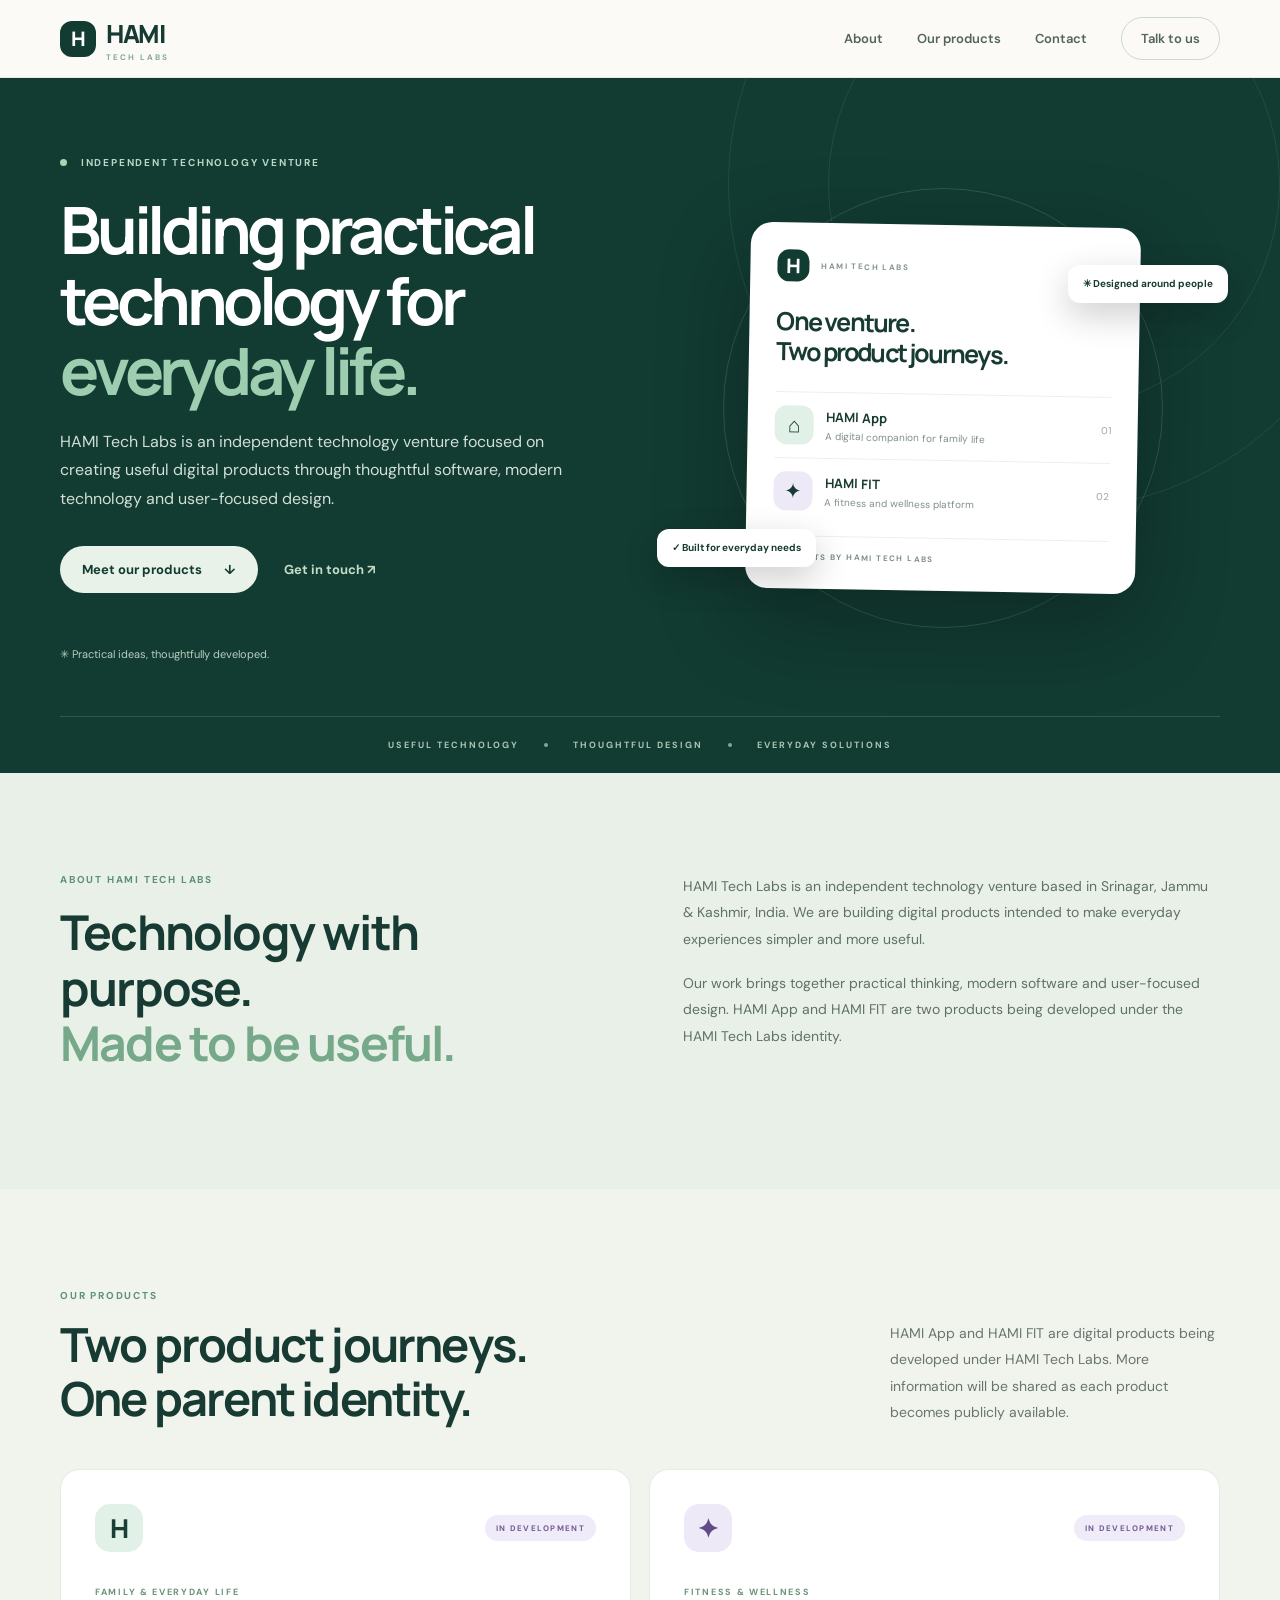
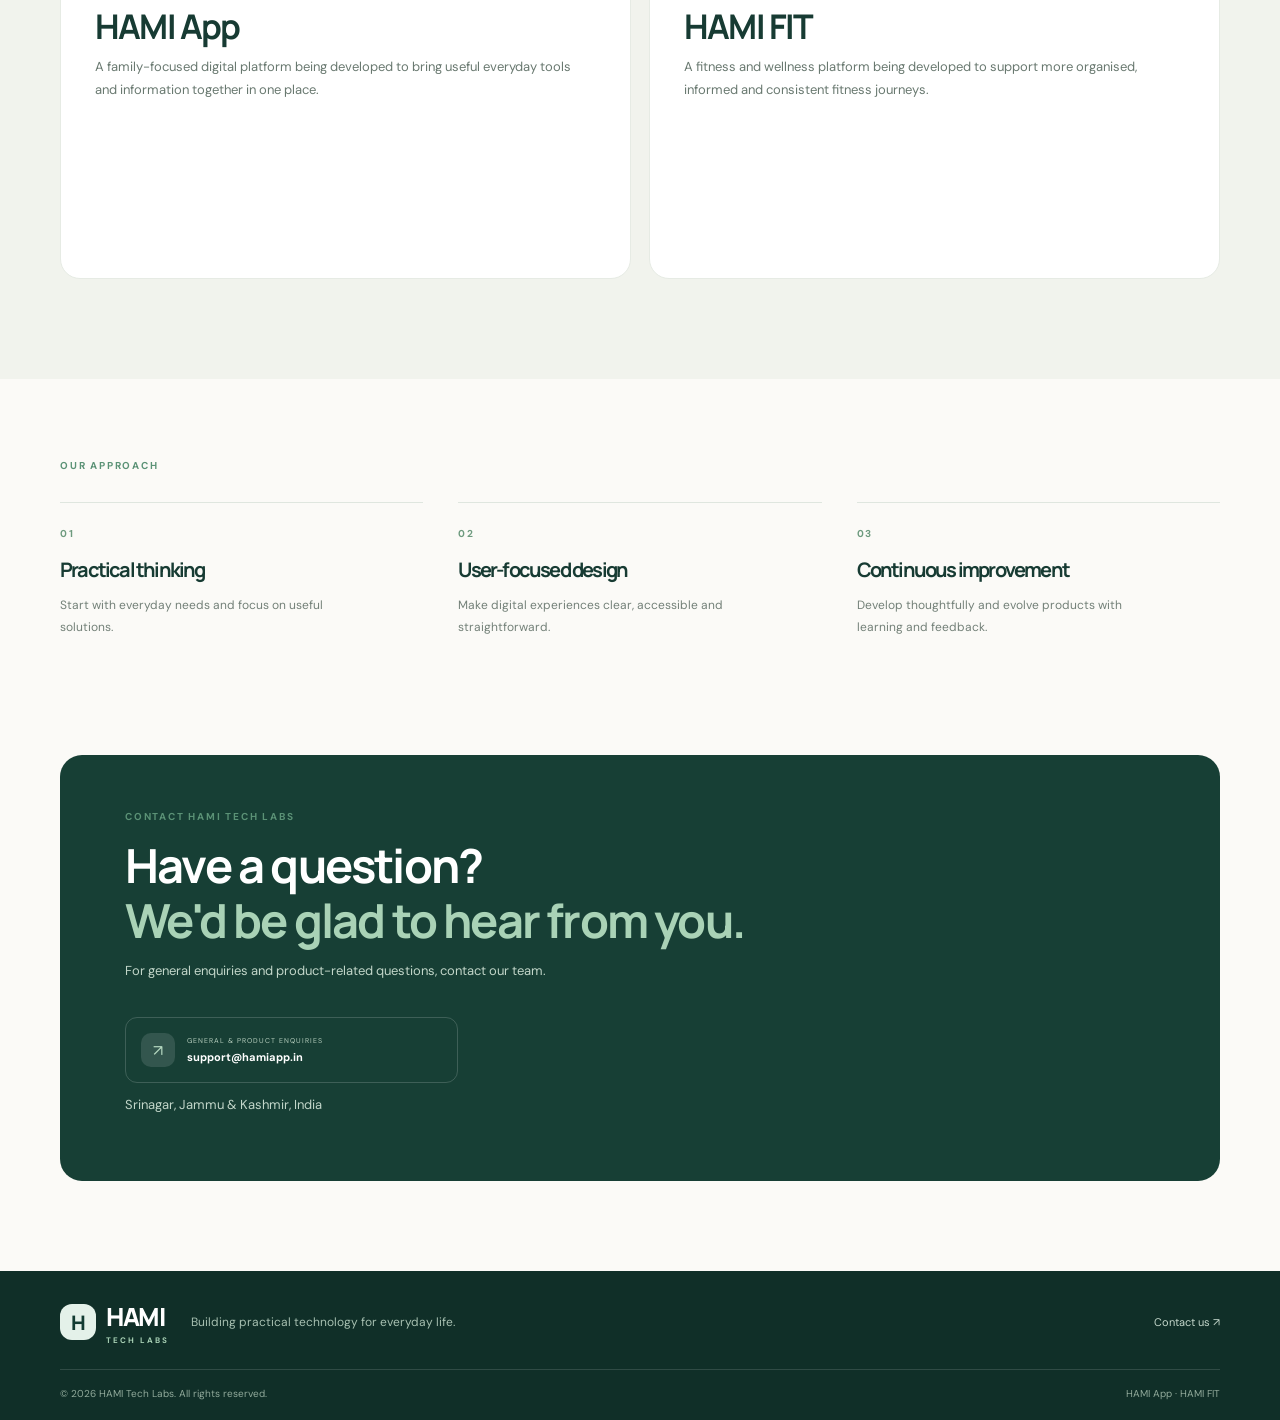
<file: index.html>
<!doctype html>
<html lang="en">
<head>
  <meta charset="utf-8">
  <meta name="viewport" content="width=device-width, initial-scale=1">
  <meta name="theme-color" content="#123b32">
  <meta name="description" content="HAMI Tech Labs is an independent technology venture building practical digital products, including HAMI App and HAMI FIT.">
  <meta property="og:title" content="HAMI Tech Labs — Building practical technology">
  <meta property="og:description" content="Meet HAMI App and HAMI FIT, digital products by HAMI Tech Labs.">
  <meta property="og:type" content="website">
  <meta property="og:url" content="https://hamiapp.in/">
  <title>HAMI Tech Labs — Building practical technology</title>
  <link rel="icon" href="assets/favicon.svg" type="image/svg+xml">
  <link rel="preconnect" href="https://fonts.googleapis.com">
  <link rel="preconnect" href="https://fonts.gstatic.com" crossorigin>
  <link href="https://fonts.googleapis.com/css2?family=DM+Sans:wght@400;500;600;700&family=Manrope:wght@500;600;700;800&display=swap" rel="stylesheet">
  <link rel="stylesheet" href="styles.css">
</head>
<body>
<header class="site-header">
  <nav class="nav wrap" aria-label="Main navigation">
    <a class="brand" href="/" aria-label="HAMI Tech Labs home"><span class="brand-mark">H</span><span>HAMI <small>TECH LABS</small></span></a>
    <button class="menu-toggle" aria-label="Toggle navigation" aria-expanded="false">☰</button>
    <div class="nav-links"><a href="#about">About</a><a href="#products">Our products</a><a href="#contact">Contact</a><a class="nav-cta" href="mailto:support@hamiapp.in">Talk to us</a></div>
  </nav>
</header>
<main>
  <section class="corporate-hero">
    <div class="hero-glow"></div>
    <div class="wrap corporate-hero-grid">
      <div class="hero-copy">
        <div class="eyebrow"><span class="eyebrow-dot"></span> INDEPENDENT TECHNOLOGY VENTURE</div>
        <h1>Building practical technology for <em>everyday life.</em></h1>
        <p class="hero-lede">HAMI Tech Labs is an independent technology venture focused on creating useful digital products through thoughtful software, modern technology and user-focused design.</p>
        <div class="hero-actions"><a class="button button-light" href="#products">Meet our products <span>↓</span></a><a class="text-link" href="mailto:support@hamiapp.in">Get in touch <span>↗</span></a></div>
        <div class="hero-note"><span class="note-icon">✳</span> Practical ideas, thoughtfully developed.</div>
      </div>
      <div class="corporate-art" aria-label="HAMI Tech Labs and its two products">
        <div class="orbit orbit-one"></div><div class="orbit orbit-two"></div>
        <div class="ecosystem-card">
          <div class="ecosystem-top"><span class="brand-mark">H</span><span class="app-kicker">HAMI TECH LABS</span></div>
          <h2>One venture.<br>Two product journeys.</h2>
          <div class="ecosystem-product"><span class="eco-icon eco-home">⌂</span><span><b>HAMI App</b><small>A digital companion for family life</small></span><i>01</i></div>
          <div class="ecosystem-product"><span class="eco-icon eco-fit">✦</span><span><b>HAMI FIT</b><small>A fitness and wellness platform</small></span><i>02</i></div>
          <div class="ecosystem-foot">PRODUCTS BY HAMI TECH LABS</div>
        </div>
        <div class="floating-tag tag-doc"><span>✳</span> Designed around people</div>
        <div class="floating-tag tag-check"><span>✓</span> Built for everyday needs</div>
      </div>
    </div>
    <div class="hero-bottom wrap"><span>USEFUL TECHNOLOGY</span><i></i><span>THOUGHTFUL DESIGN</span><i></i><span>EVERYDAY SOLUTIONS</span></div>
  </section>

  <section class="section about-section" id="about">
    <div class="wrap about-grid">
      <div><div class="section-label">ABOUT HAMI TECH LABS</div><h2>Technology with purpose.<br><em>Made to be useful.</em></h2></div>
      <div class="about-copy"><p>HAMI Tech Labs is an independent technology venture based in Srinagar, Jammu & Kashmir, India. We are building digital products intended to make everyday experiences simpler and more useful.</p><p>Our work brings together practical thinking, modern software and user-focused design. HAMI App and HAMI FIT are two products being developed under the HAMI Tech Labs identity.</p></div>
    </div>
  </section>

  <section class="section products-section" id="products">
    <div class="wrap">
      <div class="section-heading"><div><div class="section-label">OUR PRODUCTS</div><h2>Two product journeys.<br>One parent identity.</h2></div><p>HAMI App and HAMI FIT are digital products being developed under HAMI Tech Labs. More information will be shared as each product becomes publicly available.</p></div>
      <div class="product-grid">
        <article class="product-card product-hami">
          <div class="product-card-top"><span class="product-symbol">H</span><span class="product-status status-build">IN DEVELOPMENT</span></div>
          <div class="product-kicker">FAMILY & EVERYDAY LIFE</div>
          <h3>HAMI App</h3>
          <p>A family-focused digital platform being developed to bring useful everyday tools and information together in one place.</p>
        </article>
        <article class="product-card product-fit">
          <div class="product-card-top"><span class="product-symbol fit-symbol">✦</span><span class="product-status status-build">IN DEVELOPMENT</span></div>
          <div class="product-kicker">FITNESS & WELLNESS</div>
          <h3>HAMI FIT</h3>
          <p>A fitness and wellness platform being developed to support more organised, informed and consistent fitness journeys.</p>
        </article>
      </div>
    </div>
  </section>

  <section class="section principles-section">
    <div class="wrap"><div class="section-label">OUR APPROACH</div><div class="principle-grid">
      <article><span>01</span><h3>Practical thinking</h3><p>Start with everyday needs and focus on useful solutions.</p></article>
      <article><span>02</span><h3>User-focused design</h3><p>Make digital experiences clear, accessible and straightforward.</p></article>
      <article><span>03</span><h3>Continuous improvement</h3><p>Develop thoughtfully and evolve products with learning and feedback.</p></article>
    </div></div>
  </section>

  <section class="section contact section-contact" id="contact">
    <div class="wrap"><div class="contact-panel">
      <div class="section-label">CONTACT HAMI TECH LABS</div><h2>Have a question?<br><em>We'd be glad to hear from you.</em></h2><p>For general enquiries and product-related questions, contact our team.</p>
      <div class="contact-links">
        <a href="mailto:support@hamiapp.in"><span class="contact-symbol">↗</span><span><small>GENERAL & PRODUCT ENQUIRIES</small><b>support@hamiapp.in</b></span></a>
      </div>
      <p class="about-copy">Srinagar, Jammu & Kashmir, India</p>
    </div></div>
  </section>
</main>
<footer class="footer">
  <div class="wrap footer-top"><a class="brand brand-footer" href="/"><span class="brand-mark">H</span><span>HAMI <small>TECH LABS</small></span></a><p>Building practical technology for everyday life.</p><a href="mailto:support@hamiapp.in">Contact us ↗</a></div>
  <div class="wrap footer-bottom"><span>© <span id="year"></span> HAMI Tech Labs. All rights reserved.</span><span>HAMI App · HAMI FIT</span></div>
</footer>
<script src="script.js"></script>
</body></html>
</file>
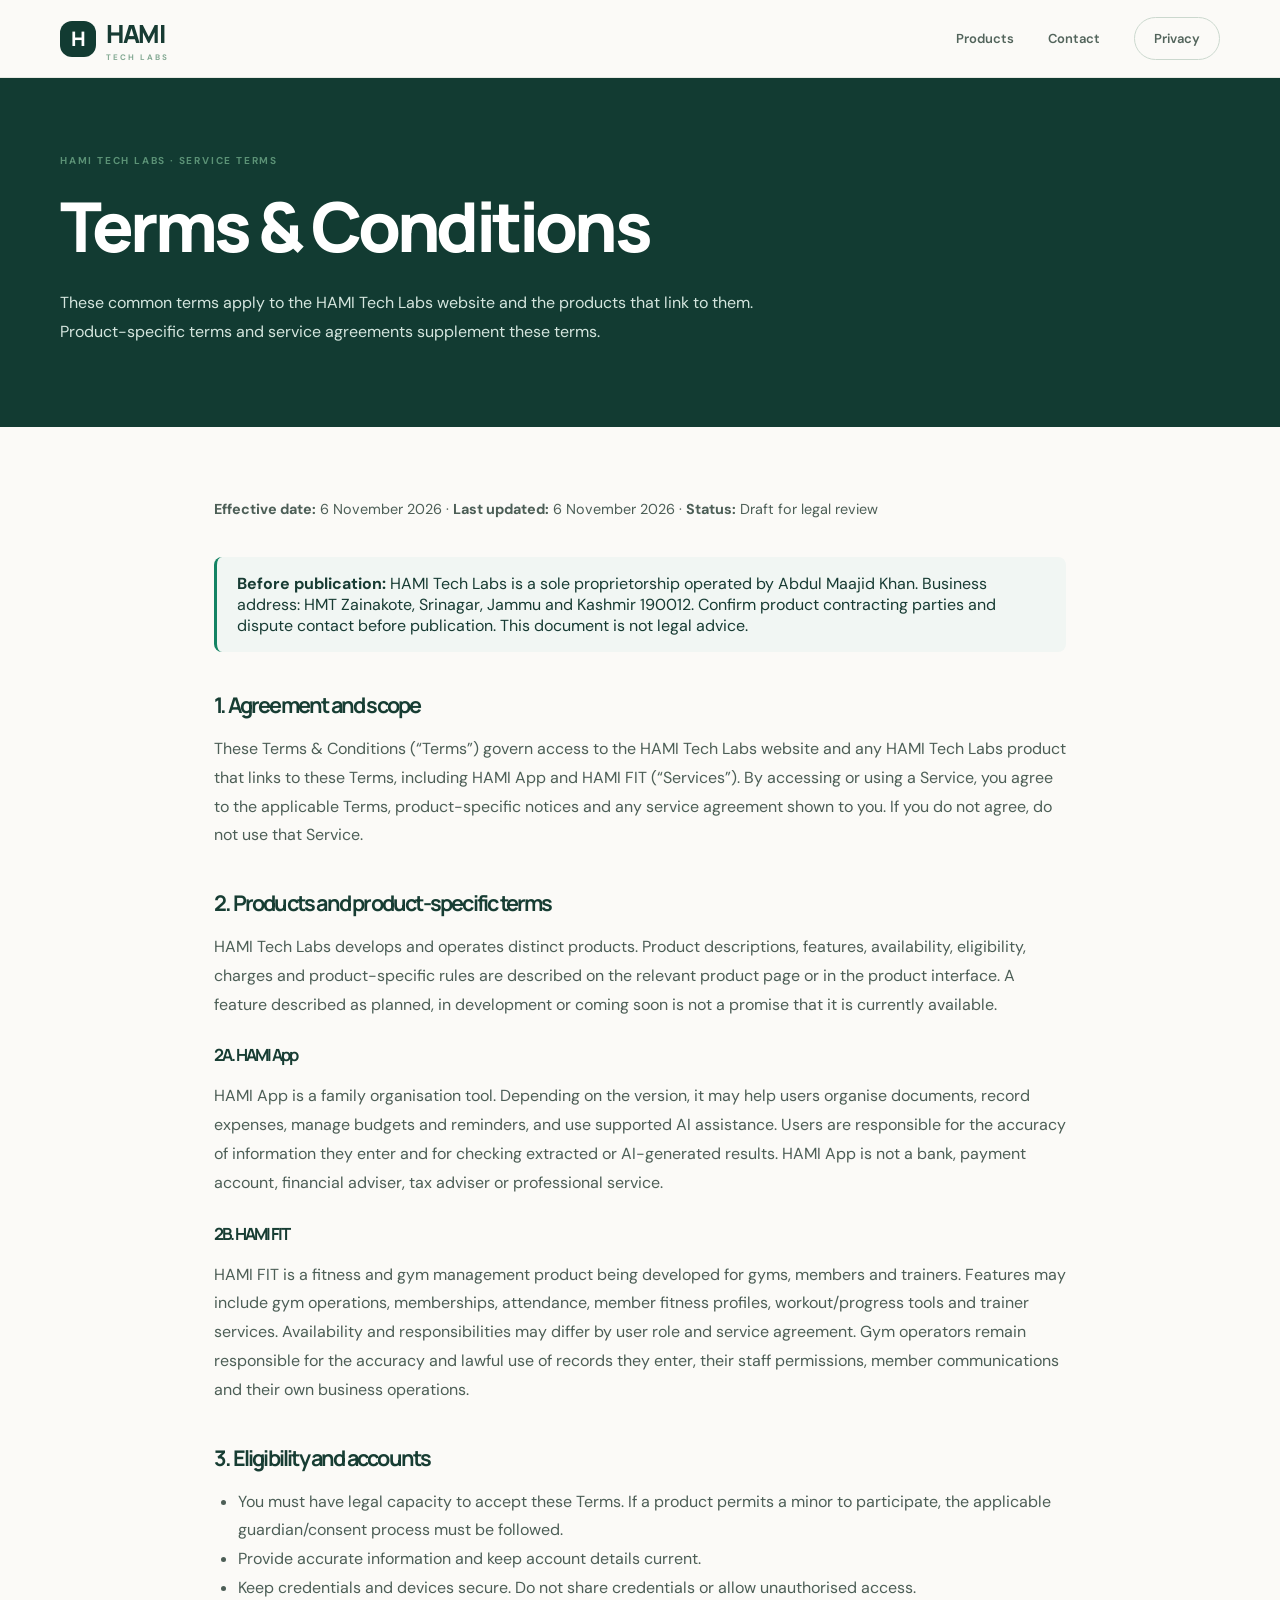
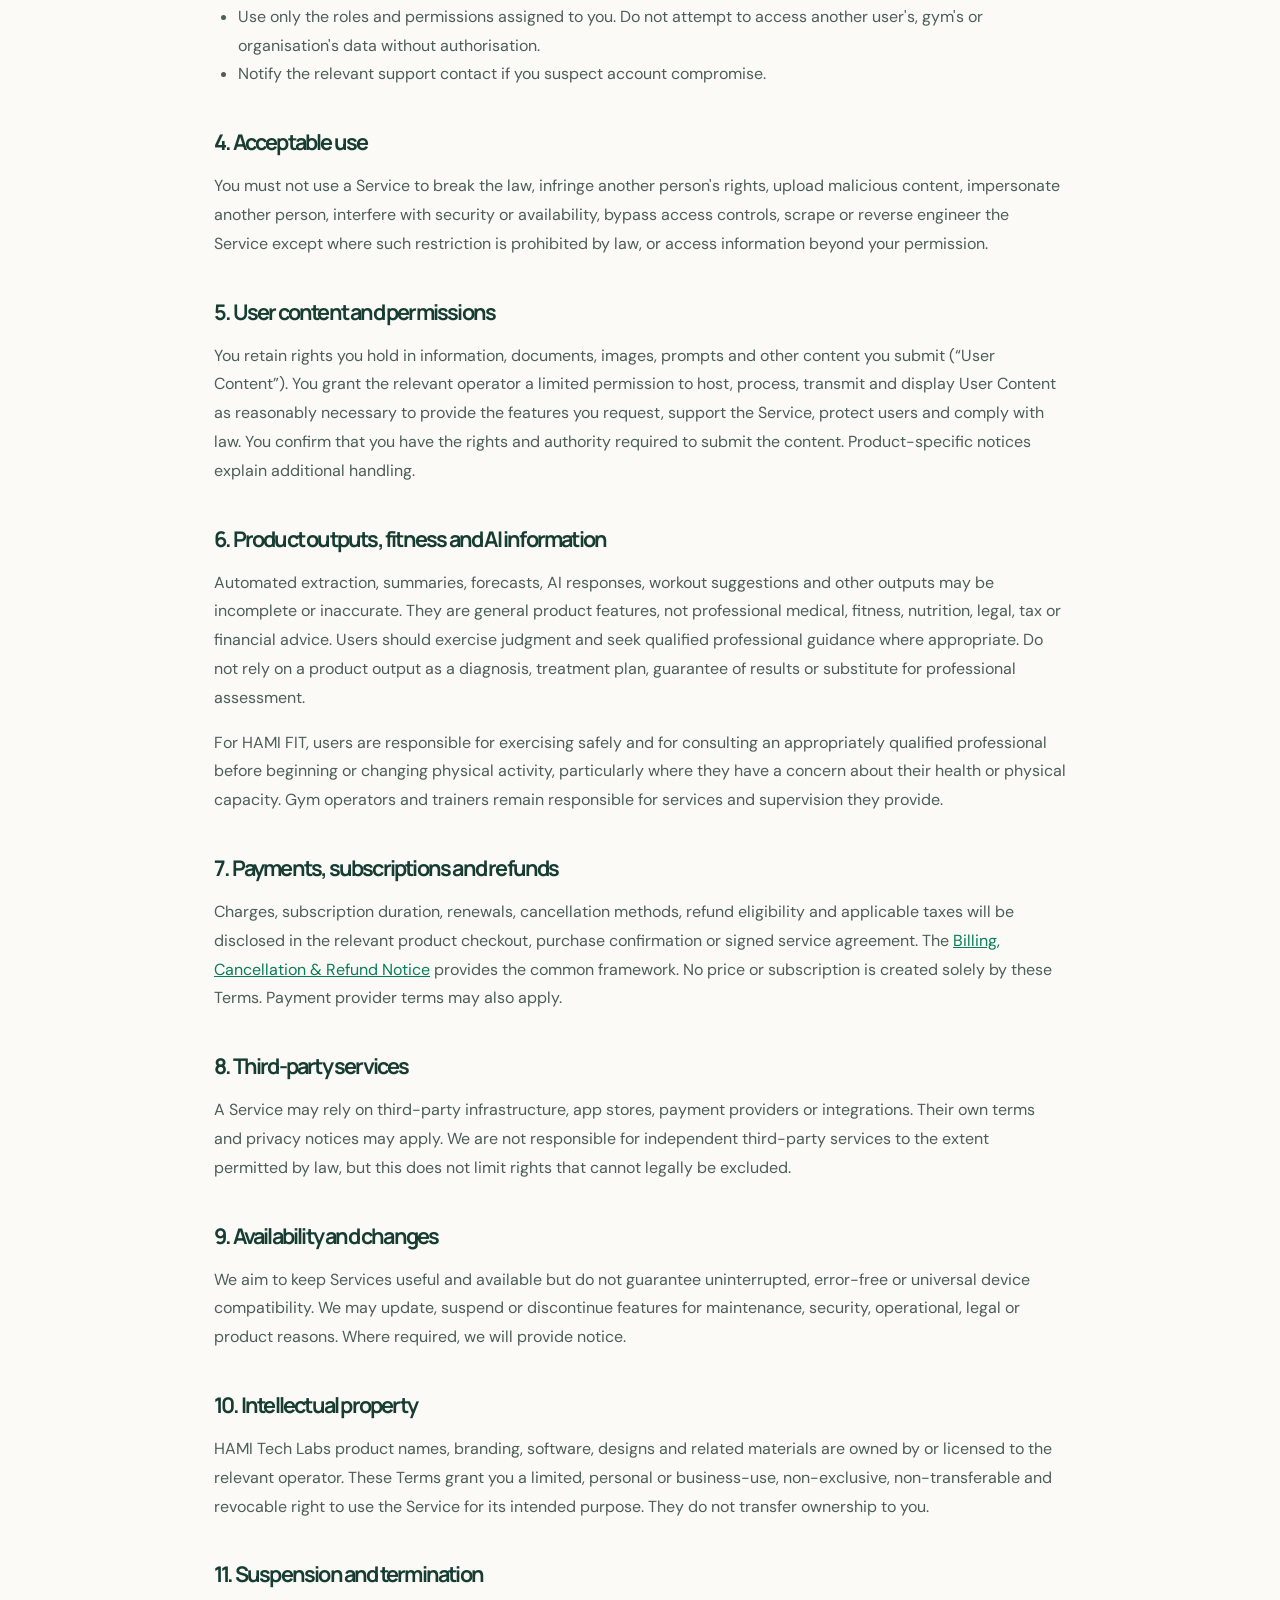
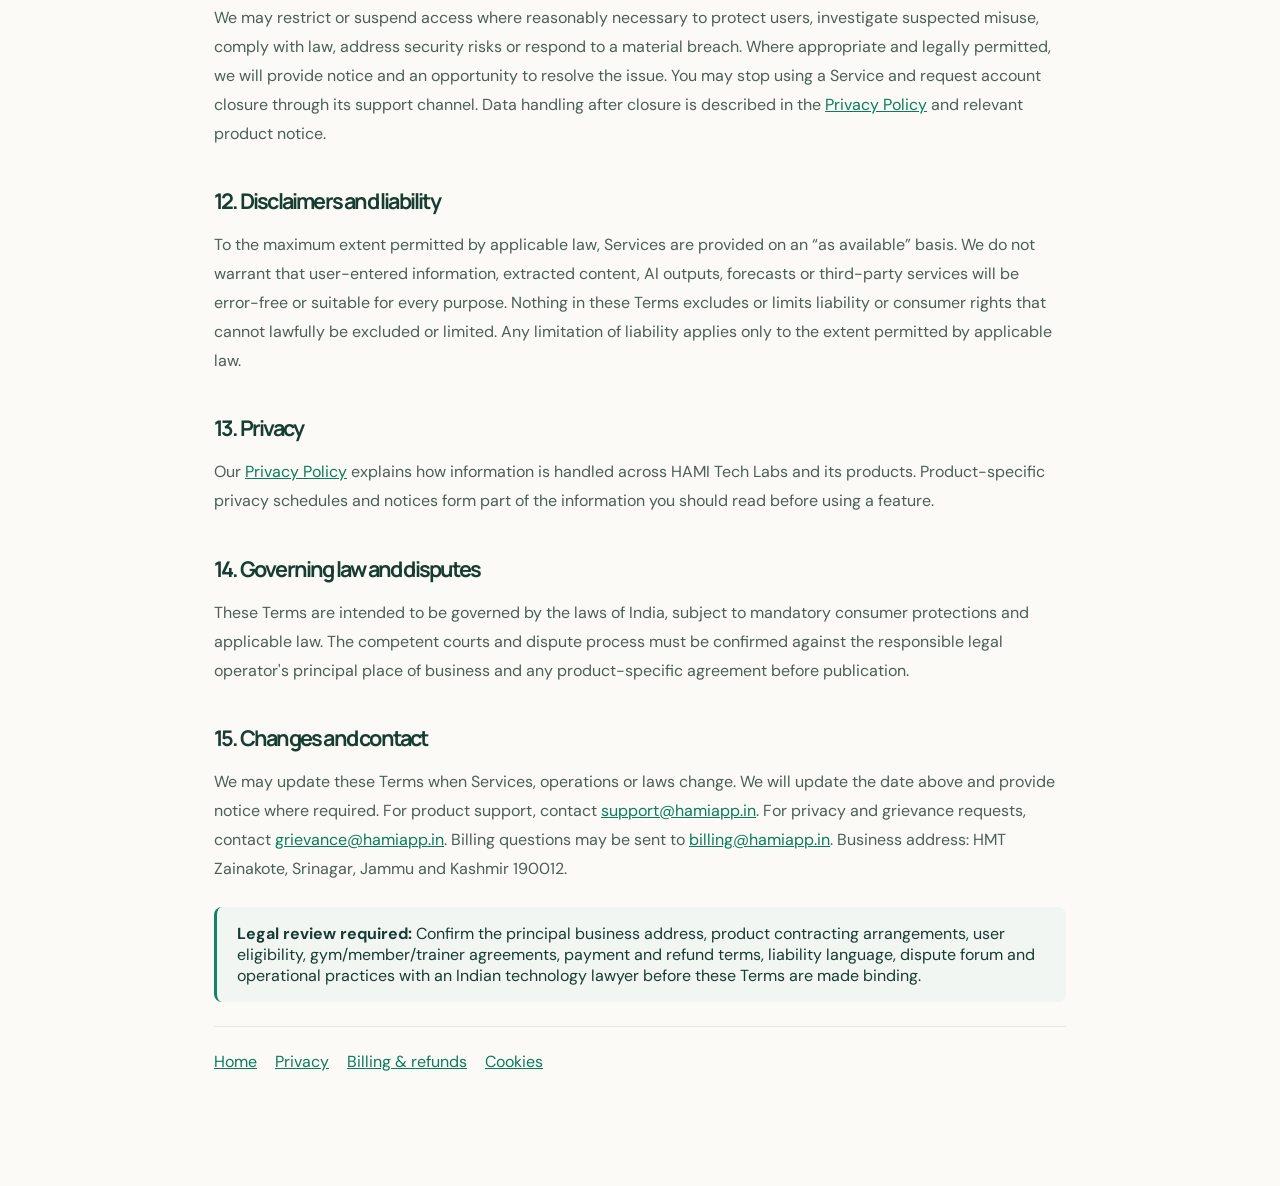
<file: terms.html>
<!doctype html>
<html lang="en"><head><meta charset="utf-8"><meta name="viewport" content="width=device-width, initial-scale=1"><meta name="theme-color" content="#123b32"><meta name="description" content="Terms of use for HAMI Tech Labs and its products, HAMI App and HAMI FIT."><title>Terms & Conditions | HAMI Tech Labs</title><link rel="icon" href="assets/favicon.svg" type="image/svg+xml"><link rel="preconnect" href="https://fonts.googleapis.com"><link rel="preconnect" href="https://fonts.gstatic.com" crossorigin><link href="https://fonts.googleapis.com/css2?family=DM+Sans:wght@400;500;600;700&family=Manrope:wght@500;600;700;800&display=swap" rel="stylesheet"><link rel="stylesheet" href="styles.css"></head>
<body><header class="site-header"><nav class="nav wrap" aria-label="Main navigation"><a class="brand" href="/"><span class="brand-mark">H</span><span>HAMI <small>TECH LABS</small></span></a><button class="menu-toggle" aria-label="Toggle navigation" aria-expanded="false">☰</button><div class="nav-links"><a href="/#products">Products</a><a href="/#contact">Contact</a><a class="nav-cta" href="/privacy.html">Privacy</a></div></nav></header>
<main><section class="legal-hero"><div class="wrap"><div class="section-label">HAMI TECH LABS · SERVICE TERMS</div><h1>Terms & Conditions</h1><p>These common terms apply to the HAMI Tech Labs website and the products that link to them. Product-specific terms and service agreements supplement these terms.</p></div></section>
<article class="legal-wrap legal-content"><p class="legal-meta"><strong>Effective date:</strong> 6 November 2026 · <strong>Last updated:</strong> 6 November 2026 · <strong>Status:</strong> Draft for legal review</p>
<div class="legal-notice"><strong>Before publication:</strong> HAMI Tech Labs is a sole proprietorship operated by Abdul Maajid Khan. Business address: HMT Zainakote, Srinagar, Jammu and Kashmir 190012. Confirm product contracting parties and dispute contact before publication. This document is not legal advice.</div>
<h2>1. Agreement and scope</h2><p>These Terms & Conditions (“Terms”) govern access to the HAMI Tech Labs website and any HAMI Tech Labs product that links to these Terms, including HAMI App and HAMI FIT (“Services”). By accessing or using a Service, you agree to the applicable Terms, product-specific notices and any service agreement shown to you. If you do not agree, do not use that Service.</p>
<h2>2. Products and product-specific terms</h2><p>HAMI Tech Labs develops and operates distinct products. Product descriptions, features, availability, eligibility, charges and product-specific rules are described on the relevant product page or in the product interface. A feature described as planned, in development or coming soon is not a promise that it is currently available.</p>
<h3 id="hami-app">2A. HAMI App</h3><p>HAMI App is a family organisation tool. Depending on the version, it may help users organise documents, record expenses, manage budgets and reminders, and use supported AI assistance. Users are responsible for the accuracy of information they enter and for checking extracted or AI-generated results. HAMI App is not a bank, payment account, financial adviser, tax adviser or professional service.</p>
<h3 id="hami-fit">2B. HAMI FIT</h3><p>HAMI FIT is a fitness and gym management product being developed for gyms, members and trainers. Features may include gym operations, memberships, attendance, member fitness profiles, workout/progress tools and trainer services. Availability and responsibilities may differ by user role and service agreement. Gym operators remain responsible for the accuracy and lawful use of records they enter, their staff permissions, member communications and their own business operations.</p>
<h2>3. Eligibility and accounts</h2><ul><li>You must have legal capacity to accept these Terms. If a product permits a minor to participate, the applicable guardian/consent process must be followed.</li><li>Provide accurate information and keep account details current.</li><li>Keep credentials and devices secure. Do not share credentials or allow unauthorised access.</li><li>Use only the roles and permissions assigned to you. Do not attempt to access another user's, gym's or organisation's data without authorisation.</li><li>Notify the relevant support contact if you suspect account compromise.</li></ul>
<h2>4. Acceptable use</h2><p>You must not use a Service to break the law, infringe another person's rights, upload malicious content, impersonate another person, interfere with security or availability, bypass access controls, scrape or reverse engineer the Service except where such restriction is prohibited by law, or access information beyond your permission.</p>
<h2>5. User content and permissions</h2><p>You retain rights you hold in information, documents, images, prompts and other content you submit (“User Content”). You grant the relevant operator a limited permission to host, process, transmit and display User Content as reasonably necessary to provide the features you request, support the Service, protect users and comply with law. You confirm that you have the rights and authority required to submit the content. Product-specific notices explain additional handling.</p>
<h2>6. Product outputs, fitness and AI information</h2><p>Automated extraction, summaries, forecasts, AI responses, workout suggestions and other outputs may be incomplete or inaccurate. They are general product features, not professional medical, fitness, nutrition, legal, tax or financial advice. Users should exercise judgment and seek qualified professional guidance where appropriate. Do not rely on a product output as a diagnosis, treatment plan, guarantee of results or substitute for professional assessment.</p><p>For HAMI FIT, users are responsible for exercising safely and for consulting an appropriately qualified professional before beginning or changing physical activity, particularly where they have a concern about their health or physical capacity. Gym operators and trainers remain responsible for services and supervision they provide.</p>
<h2>7. Payments, subscriptions and refunds</h2><p>Charges, subscription duration, renewals, cancellation methods, refund eligibility and applicable taxes will be disclosed in the relevant product checkout, purchase confirmation or signed service agreement. The <a href="/billing.html">Billing, Cancellation & Refund Notice</a> provides the common framework. No price or subscription is created solely by these Terms. Payment provider terms may also apply.</p>
<h2>8. Third-party services</h2><p>A Service may rely on third-party infrastructure, app stores, payment providers or integrations. Their own terms and privacy notices may apply. We are not responsible for independent third-party services to the extent permitted by law, but this does not limit rights that cannot legally be excluded.</p>
<h2>9. Availability and changes</h2><p>We aim to keep Services useful and available but do not guarantee uninterrupted, error-free or universal device compatibility. We may update, suspend or discontinue features for maintenance, security, operational, legal or product reasons. Where required, we will provide notice.</p>
<h2>10. Intellectual property</h2><p>HAMI Tech Labs product names, branding, software, designs and related materials are owned by or licensed to the relevant operator. These Terms grant you a limited, personal or business-use, non-exclusive, non-transferable and revocable right to use the Service for its intended purpose. They do not transfer ownership to you.</p>
<h2>11. Suspension and termination</h2><p>We may restrict or suspend access where reasonably necessary to protect users, investigate suspected misuse, comply with law, address security risks or respond to a material breach. Where appropriate and legally permitted, we will provide notice and an opportunity to resolve the issue. You may stop using a Service and request account closure through its support channel. Data handling after closure is described in the <a href="/privacy.html">Privacy Policy</a> and relevant product notice.</p>
<h2>12. Disclaimers and liability</h2><p>To the maximum extent permitted by applicable law, Services are provided on an “as available” basis. We do not warrant that user-entered information, extracted content, AI outputs, forecasts or third-party services will be error-free or suitable for every purpose. Nothing in these Terms excludes or limits liability or consumer rights that cannot lawfully be excluded or limited. Any limitation of liability applies only to the extent permitted by applicable law.</p>
<h2>13. Privacy</h2><p>Our <a href="/privacy.html">Privacy Policy</a> explains how information is handled across HAMI Tech Labs and its products. Product-specific privacy schedules and notices form part of the information you should read before using a feature.</p>
<h2>14. Governing law and disputes</h2><p>These Terms are intended to be governed by the laws of India, subject to mandatory consumer protections and applicable law. The competent courts and dispute process must be confirmed against the responsible legal operator's principal place of business and any product-specific agreement before publication.</p>
<h2>15. Changes and contact</h2><p>We may update these Terms when Services, operations or laws change. We will update the date above and provide notice where required. For product support, contact <a href="mailto:support@hamiapp.in">support@hamiapp.in</a>. For privacy and grievance requests, contact <a href="mailto:grievance@hamiapp.in">grievance@hamiapp.in</a>. Billing questions may be sent to <a href="mailto:billing@hamiapp.in">billing@hamiapp.in</a>. Business address: HMT Zainakote, Srinagar, Jammu and Kashmir 190012.</p>
<div class="legal-notice"><strong>Legal review required:</strong> Confirm the principal business address, product contracting arrangements, user eligibility, gym/member/trainer agreements, payment and refund terms, liability language, dispute forum and operational practices with an Indian technology lawyer before these Terms are made binding.</div>
<div class="legal-footer"><a href="/">Home</a><a href="/privacy.html">Privacy</a><a href="/billing.html">Billing & refunds</a><a href="/cookies.html">Cookies</a></div>
</article></main><script src="script.js"></script></body></html>
</file>
<file: styles.css>
:root{--ink:#173b33;--deep:#123b32;--green:#2d755e;--paper:#fbfaf7;--muted:#68766f;--peach:#f8e7dc;--lilac:#eee9f7;--yellow:#f7efcf}*{box-sizing:border-box}html{scroll-behavior:smooth}body{margin:0;background:var(--paper);color:var(--ink);font-family:"DM Sans",sans-serif}a{color:inherit;text-decoration:none}.wrap{width:min(1160px,calc(100% - 48px));margin:auto}.site-header{height:78px;background:#fbfaf7f2;border-bottom:1px solid #e7e9e3;position:sticky;top:0;z-index:20;backdrop-filter:blur(14px)}.nav{height:100%;display:flex;align-items:center;justify-content:space-between}.brand{display:flex;align-items:center;gap:10px;font:800 25px Manrope,sans-serif;letter-spacing:-1.4px}.brand-mark{display:grid;place-items:center;width:36px;height:36px;background:var(--deep);color:#fff;border-radius:12px;font:800 20px Manrope}.nav-links{display:flex;align-items:center;gap:34px;font-size:13px;font-weight:600;color:#52645b}.nav-cta{border:1px solid #cbd8ce;border-radius:30px;padding:12px 19px}.menu-toggle{display:none;border:0;background:none;font-size:23px;color:var(--ink)}.hero{background:var(--deep);color:#fff;position:relative;overflow:hidden;padding:82px 0 0}.hero:before,.hero:after{content:"";position:absolute;border:1px solid #ffffff14;border-radius:50%;right:-90px;top:-210px;width:620px;height:620px}.hero:after{width:430px;height:430px;right:5px;top:-115px}.hero-grid{display:grid;grid-template-columns:1fr 1fr;align-items:center;gap:54px;position:relative;z-index:1;padding-bottom:70px}.eyebrow,.section-label,.feature-number{font-size:10px;letter-spacing:1.8px;font-weight:700}.eyebrow{color:#b9d7c6}.eyebrow-dot{display:inline-block;width:7px;height:7px;border-radius:50%;background:#a6d5b7;margin-right:10px}h1,h2,h3{font-family:Manrope,sans-serif;letter-spacing:-1.8px}h1{font-size:clamp(42px,5vw,65px);line-height:1.1;margin:25px 0 22px}h1 em,h2 em{font-style:normal;color:#9dceb0}.hero-lede{font-size:16px;line-height:1.8;color:#d1dfd6;max-width:490px}.hero-actions{display:flex;align-items:center;gap:26px;margin-top:32px}.button{display:inline-flex;gap:22px;border-radius:30px;padding:15px 22px;font-weight:700;font-size:13px}.button-light{background:#e8f2e9;color:var(--deep)}.text-link{font-weight:700;font-size:13px;color:#c2dec9}.hero-note{margin-top:54px;color:#b8cfc1;font-size:11px}.hero-art{height:475px;display:grid;place-items:center;position:relative}.orbit{position:absolute;border:1px solid #ddf1e226;border-radius:50%;width:440px;height:440px}.orbit-two{width:350px;height:350px}.app-card{width:315px;background:#fff;color:var(--ink);border-radius:22px;padding:22px;box-shadow:0 28px 90px #0004;transform:rotate(2deg);position:relative;z-index:2}.app-top{display:flex;justify-content:space-between;align-items:center;margin-bottom:19px}.app-top strong{display:block;font:700 17px Manrope;margin-top:6px}.app-kicker{font-size:8px;letter-spacing:1.4px;color:#84958a;font-weight:700}.avatar{width:35px;height:35px;border-radius:50%;display:grid;place-items:center;background:#dceee1;color:#27664f;font-weight:800}.balance-card{background:#e8f2e9;border-radius:14px;padding:16px}.balance-card>span{font-size:8px;letter-spacing:1.2px;color:#658274;font-weight:700}.balance-card strong{display:block;font:700 19px Manrope;margin:7px 0 14px}.balance-card small{font-size:9px;color:#6e8276}.balance-line{height:31px;display:flex;align-items:end;gap:5px;margin-bottom:8px}.balance-line i{display:block;flex:1;border-radius:4px 4px 0 0;background:#8dbca0;height:55%}.balance-line i:nth-child(3n){height:85%}.balance-line i:nth-child(3n+1){height:45%}.balance-line i:nth-child(3n+2){height:65%}.mini-heading{font:700 11px Manrope;margin:19px 0 10px}.app-tiles{display:grid;grid-template-columns:1fr 1fr;gap:9px}.app-tile{border:1px solid #edf0eb;border-radius:11px;padding:10px}.tile-icon{display:grid;place-items:center;width:25px;height:25px;border-radius:8px;font-weight:700;margin-bottom:8px}.mint,.icon-green{background:#e2f1e8}.peach,.icon-peach{background:var(--peach)}.lilac,.icon-lilac{background:var(--lilac)}.yellow,.icon-yellow{background:var(--yellow)}.app-tile b,.app-tile small{display:block}.app-tile b{font-size:10px}.app-tile small{font-size:8px;color:#89958e;margin-top:3px}.floating-tag{position:absolute;z-index:3;background:#fff;color:var(--ink);border-radius:12px;padding:12px 15px;box-shadow:0 12px 35px #0003;font-size:10px;font-weight:700}.tag-doc{top:82px;right:-5px}.tag-check{bottom:66px;left:-3px}.hero-bottom{height:57px;border-top:1px solid #ffffff24;display:flex;align-items:center;justify-content:center;gap:25px;color:#a9c6b5;font-size:9px;letter-spacing:2px;font-weight:700;position:relative;z-index:1}.hero-bottom i{height:4px;width:4px;border-radius:50%;background:#7da991}.section{padding:100px 0}.intro{display:grid;grid-template-columns:.6fr 2fr;gap:60px}.section-label{color:#5b9276}.intro-content{display:grid;grid-template-columns:1fr .85fr;gap:55px;align-items:center}.intro h2,.section-heading h2,.privacy h2,.contact h2{font-size:clamp(32px,4vw,47px);line-height:1.16;margin:0}.intro h2 span{color:#83a993}.intro p,.section-heading>p,.privacy-copy p{color:var(--muted);font-size:14px;line-height:1.9;margin:0}.features{background:#f1f3ed}.section-heading{display:flex;justify-content:space-between;align-items:end;margin-bottom:43px}.section-heading h2{margin-top:15px}.section-heading>p{max-width:330px}.feature-grid{display:grid;grid-template-columns:1fr 1fr;gap:16px}.feature-card{background:#fff;border:1px solid #e8ebe5;border-radius:17px;padding:30px;min-height:350px;position:relative;overflow:hidden}.feature-large{grid-row:span 2;min-height:716px}.feature-icon{width:42px;height:42px;border-radius:13px;display:grid;place-items:center;font-size:20px;margin-bottom:26px}.feature-number{font-size:9px;color:#90a097;letter-spacing:1.4px}.feature-card h3{font-size:23px;line-height:1.25;max-width:350px;margin:12px 0}.feature-card p{font-size:12px;line-height:1.8;color:#718078;max-width:390px}.document-stack{position:absolute;left:30px;right:30px;bottom:20px;height:310px;background:#eff5ef;border-radius:14px;display:flex;justify-content:center;align-items:center;overflow:hidden}.doc{position:absolute;width:230px;height:260px;border-radius:12px;box-shadow:0 12px 25px #2046311f}.doc-back{background:#bfd8c6;transform:translate(35px,15px) rotate(9deg)}.doc-mid{background:#e6d8c8;transform:translate(-30px,9px) rotate(-8deg)}.doc-front{background:#fff;transform:translateY(-1px);padding:24px;display:flex;flex-direction:column}.doc-front span{width:36px;height:36px;border-radius:10px;background:var(--deep);color:#fff;display:grid;place-items:center;font:800 20px Manrope}.doc-front b{font:700 17px Manrope;margin-top:48px}.doc-front small{font-size:10px;color:#84958a;margin-top:7px}.doc-front i{margin-top:auto;color:#86a994;font-style:normal;letter-spacing:4px}.spend-bars,.reminder-list,.chat-preview{background:#f8f8f4;border-radius:12px;padding:17px;margin-top:25px}.spend-bars div{display:grid;grid-template-columns:55px 1fr;align-items:center;gap:10px;margin:13px 0;font-size:9px;color:#75837a}.spend-bars i{height:8px;background:#d9eadd;border-radius:8px;position:relative;overflow:hidden}.spend-bars i:after{content:"";position:absolute;inset:0 auto 0 0;width:var(--w);background:#5e9b79;border-radius:8px}.reminder-list>div{display:flex;align-items:center;gap:11px;padding:9px 0}.date-chip{width:35px;height:39px;border-radius:8px;background:#e2f0e6;display:grid;place-content:center;text-align:center;font-weight:700;font-size:13px;line-height:1}.date-chip small{font-size:7px;letter-spacing:1px}.date-soft{background:#eee9f7}.reminder-list b,.reminder-list small{display:block}.reminder-list b{font-size:9px}.reminder-list small{font-size:8px;color:#8a978f;margin-top:4px}.check{margin-left:auto;color:#4c956d}.chat-preview{display:grid;gap:9px}.chat-bubble,.chat-reply{padding:10px 12px;border-radius:10px;font-size:9px;line-height:1.6;max-width:90%}.chat-bubble{background:#e8f1e9;margin-left:auto}.chat-reply{background:#fff;color:#61736a}.statement{display:flex;align-items:center;gap:35px}.statement-mark{width:74px;height:74px;flex:0 0 74px;background:var(--deep);color:#fff;border-radius:23px;display:grid;place-items:center;font:800 38px Manrope}.statement h2{font-size:clamp(28px,3.7vw,43px);margin:13px 0 0}.statement h2 em{color:#76a88a}.privacy{background:#e8f0e8}.privacy-grid{display:grid;grid-template-columns:1fr 1fr;gap:90px}.privacy h2{margin-top:17px}.privacy-copy{max-width:470px}.privacy-copy p{margin-bottom:17px}.dark-link{display:inline-block;color:var(--green);margin-top:10px}.contact{padding-top:90px;padding-bottom:90px}.contact-panel{background:#173f35;color:#fff;border-radius:22px;padding:55px 65px;position:relative;overflow:hidden}.contact h2{margin:15px 0}.contact h2 em{color:#a9d2b6;font-style:normal}.contact-panel>p{color:#c2d6c9;font-size:13px}.contact-links{display:grid;grid-template-columns:repeat(3,1fr);gap:15px;margin-top:38px;position:relative;z-index:1}.contact-links>a{display:flex;align-items:center;gap:12px;border:1px solid #ffffff2b;padding:15px;border-radius:12px;min-width:0}.contact-symbol{width:34px;height:34px;flex:0 0 34px;border-radius:10px;background:#ffffff1f;display:grid;place-items:center;color:#b6d9c1}.contact-links small,.contact-links b{display:block}.contact-links small{font-size:7px;letter-spacing:1px;color:#b5cdbd}.contact-links b{font-size:11px;margin-top:5px;overflow-wrap:anywhere}.footer{background:#102f28;color:#c5d8cc;padding:28px 0 20px}.footer-top{display:flex;align-items:center;gap:22px;padding-bottom:24px}.brand-footer{color:#fff}.brand-footer .brand-mark{background:#e4f1e9;color:var(--deep)}.footer-top p{margin:0;color:#a7c0b1;font-size:12px}.footer-top>a:last-child{margin-left:auto;font-size:11px}.footer-bottom{border-top:1px solid #ffffff22;padding-top:17px;display:flex;justify-content:space-between;color:#91aa9b;font-size:10px}@media(max-width:800px){.wrap{width:min(100% - 36px,600px)}.site-header{height:68px}.menu-toggle{display:block}.nav-links{display:none;position:absolute;top:67px;left:0;right:0;background:var(--paper);padding:20px 24px 25px;flex-direction:column;align-items:flex-start;gap:20px;border-bottom:1px solid #e7e9e3}.nav-links.open{display:flex}.hero{padding-top:58px}.hero-grid{grid-template-columns:1fr;gap:12px;padding-bottom:35px}.hero-art{height:410px}.hero-bottom{gap:12px;font-size:7px;letter-spacing:1px}.intro{grid-template-columns:1fr;gap:25px;padding-top:75px;padding-bottom:75px}.intro-content{grid-template-columns:1fr;gap:20px}.section{padding:75px 0}.section-heading{display:block}.section-heading>p{margin-top:20px}.feature-grid{grid-template-columns:1fr}.feature-large{grid-row:auto;min-height:650px}.feature-card{min-height:330px}.document-stack{height:280px}.privacy-grid{grid-template-columns:1fr;gap:25px}.contact-panel{padding:38px 25px}.contact-links{grid-template-columns:1fr}.statement{gap:20px}.statement-mark{width:55px;height:55px;flex-basis:55px;border-radius:16px;font-size:28px}}@media(max-width:430px){h1{font-size:43px}.hero-art{transform:scale(.9);margin:-10px -20px}.hero-bottom{flex-wrap:wrap;height:auto;padding:16px 0}.floating-tag{font-size:9px}.tag-doc{right:0}.tag-check{left:0}.feature-card{padding:24px}.feature-large{min-height:620px}.footer-top{flex-wrap:wrap}.footer-top>a:last-child{width:100%;margin-left:0}.footer-bottom{gap:12px;flex-direction:column}}
/* HAMI Tech Labs corporate site */
.brand small{display:block;font:700 8px "DM Sans",sans-serif;letter-spacing:2px;margin-top:1px;color:#83a993}
.brand-footer small{color:#a9d2b6}
.corporate-hero{background:var(--deep);color:#fff;position:relative;overflow:hidden;padding:78px 0 0}
.corporate-hero:before,.corporate-hero:after{content:"";position:absolute;border:1px solid #ffffff14;border-radius:50%;right:-100px;top:-220px;width:650px;height:650px}
.corporate-hero:after{width:450px;height:450px;right:0;top:-120px}
.corporate-hero-grid{display:grid;grid-template-columns:1fr 1fr;align-items:center;gap:50px;position:relative;z-index:1;padding-bottom:55px}
.corporate-art{height:450px;display:grid;place-items:center;position:relative}
.ecosystem-card{width:min(360px,90%);background:#fff;color:var(--ink);border-radius:22px;padding:27px;box-shadow:0 28px 90px #0004;position:relative;z-index:2;transform:rotate(1deg)}
.ecosystem-top{display:flex;align-items:center;gap:12px}.ecosystem-top .brand-mark{width:32px;height:32px}
.ecosystem-card h2{font-size:25px;line-height:1.2;margin:25px 0}
.ecosystem-product{display:flex;align-items:center;gap:12px;padding:13px 0;border-top:1px solid #edf0eb}
.ecosystem-product>span:nth-child(2){flex:1}.ecosystem-product b,.ecosystem-product small{display:block}.ecosystem-product b{font:700 13px Manrope}.ecosystem-product small{font-size:10px;color:#819087;margin-top:4px}.ecosystem-product i{font-style:normal;font-size:10px;color:#9aa79f}
.eco-icon{width:39px;height:39px;display:grid;place-items:center;border-radius:12px;font-size:21px}.eco-home{background:#e2f1e8}.eco-fit{background:#eee9f7}
.ecosystem-foot{border-top:1px solid #edf0eb;margin-top:12px;padding-top:15px;font-size:8px;letter-spacing:1.4px;color:#819087;font-weight:700}
.products-section{background:#f1f3ed}
.product-grid{display:grid;grid-template-columns:1fr 1fr;gap:18px}
.product-card{background:#fff;border:1px solid #e6ebe4;border-radius:20px;padding:34px;min-height:410px;display:flex;flex-direction:column;align-items:flex-start}
.product-card-top{width:100%;display:flex;align-items:center;justify-content:space-between;margin-bottom:34px}
.product-symbol{width:48px;height:48px;border-radius:15px;background:#e2f1e8;color:#173f35;display:grid;place-items:center;font:800 26px Manrope}
.fit-symbol{background:#eee9f7;color:#5f4b86}
.product-status{font-size:8px;letter-spacing:1.3px;font-weight:700;border-radius:20px;padding:8px 11px;background:#f1f4f0;color:#65766b}
.status-live{background:#e8f3e9;color:#397b58}.status-build{background:#f0ebf8;color:#6f5b91}
.product-kicker{font-size:9px;letter-spacing:1.7px;font-weight:700;color:#6c927a}
.product-card h3{font-size:34px;margin:9px 0}
.product-card>p{font-size:13px;line-height:1.8;color:#697970;max-width:490px;margin:0}
.product-points{list-style:none;padding:0;margin:22px 0 26px;color:#52645b;font-size:12px;line-height:2}
.product-points li:before{content:"✓";color:#4f936c;font-weight:700;margin-right:10px}
.button-dark{background:#173f35;color:#fff;margin-top:auto}
.button-dark:hover{background:#245d4b}
.about-section{background:#e8f0e8}
.about-grid{display:grid;grid-template-columns:1fr 1fr;gap:85px}
.about-grid h2{font-size:clamp(34px,4vw,48px);line-height:1.16;margin:18px 0}
.about-grid h2 em{font-style:normal;color:#76a88a}
.about-copy p{font-size:14px;line-height:1.9;color:#607168;margin:0 0 17px}
.principles-section{padding-top:80px;padding-bottom:85px}
.principle-grid{display:grid;grid-template-columns:repeat(3,1fr);gap:35px;margin-top:30px}
.principle-grid article{border-top:1px solid #dfe6df;padding-top:18px}
.principle-grid article>span{font-size:10px;letter-spacing:1.5px;color:#6d9a7e;font-weight:700}
.principle-grid h3{font-size:20px;margin:14px 0 8px}
.principle-grid p{font-size:12px;line-height:1.8;color:#738078;max-width:280px}
.section-contact{padding-top:20px}
.product-hero{background:var(--deep);color:#fff;padding:75px 0 65px}
.product-hero h1{font-size:clamp(42px,5vw,60px);margin:18px 0}
.product-hero p{max-width:720px;color:#d1dfd6;line-height:1.85;font-size:15px}
.product-detail{display:grid;grid-template-columns:1fr 1fr;gap:55px;padding-top:70px;padding-bottom:70px}
.product-detail h2{font-size:29px;margin:0 0 16px}
.product-detail p,.product-detail li{font-size:13px;line-height:1.85;color:#66766d}
.product-detail ul{padding-left:20px}
.product-policy{background:#f1f3ed;padding:48px 0}
.product-policy h2{font-size:25px;margin:0 0 12px}
.product-policy p{font-size:13px;line-height:1.8;color:#66766d;max-width:800px}
.policy-links{display:flex;flex-wrap:wrap;gap:18px;margin-top:20px}
.policy-links a{font-size:12px;font-weight:700;color:#267454;text-decoration:underline}
.legal-hero{background:#123b32;color:#fff;padding:76px 0 64px}
.legal-hero h1{font:800 clamp(2.5rem,6vw,4.3rem) Manrope,sans-serif;letter-spacing:-.055em;margin:12px 0}
.legal-hero p{color:#d4e5de;max-width:760px;line-height:1.8}
.legal-wrap{max-width:900px;margin:0 auto;padding:56px 24px 90px}
.legal-meta{color:#718078;font-size:.9rem;margin-bottom:34px}
.legal-content h2{font:700 1.35rem Manrope,sans-serif;color:#173d33;margin:38px 0 12px}
.legal-content h3{font:700 1.05rem Manrope,sans-serif;color:#173d33;margin:24px 0 8px}
.legal-content p,.legal-content li{color:#4c5e56;line-height:1.8}
.legal-content ul{padding-left:24px}
.legal-content a{color:#087c5b;text-decoration:underline}
.legal-notice{background:#f1f6f3;border-left:3px solid #138363;padding:16px 20px;border-radius:8px;margin:24px 0}
.legal-footer{border-top:1px solid #e4ebe7;padding:24px 0;color:#718078}
.legal-footer a{color:#087c5b;margin-right:18px}
@media(max-width:800px){.corporate-hero-grid{grid-template-columns:1fr;gap:10px}.corporate-art{height:390px}.product-grid,.about-grid,.product-detail{grid-template-columns:1fr;gap:25px}.product-card{min-height:390px}.principle-grid{grid-template-columns:1fr;gap:18px}.about-grid{gap:20px}.product-detail{padding-top:55px;padding-bottom:55px}}


/* Corporate homepage visual refinements */
html{overflow-x:clip}
body{overflow-x:clip}
.corporate-hero-grid{grid-template-columns:minmax(0,1fr) minmax(0,1fr)}
.corporate-hero .hero-copy{min-width:0;max-width:590px}
.corporate-hero h1{font-size:clamp(2.8rem,5.1vw,4.45rem);line-height:1.08;letter-spacing:-.065em;text-wrap:balance}
.corporate-hero .hero-lede{max-width:520px}
.corporate-art{min-width:0;width:100%}
.ecosystem-card{width:min(100%,390px)}
.floating-tag{max-width:calc(100% - 20px);white-space:normal;line-height:1.4}
.tag-doc{right:-8px}
.tag-check{left:-8px}
.about-grid,.product-grid,.principle-grid{min-width:0}
.product-card{min-width:0}
.product-card h3{line-height:1.15}
.contact-panel{isolation:isolate}
.contact-links>a:focus-visible,.nav a:focus-visible,.hero-actions a:focus-visible,.menu-toggle:focus-visible{outline:3px solid #9dceb0;outline-offset:4px}
@media(max-width:1000px){
  .nav-links{gap:22px}
  .corporate-hero-grid{gap:28px}
  .corporate-hero h1{font-size:clamp(2.65rem,5.2vw,3.8rem)}
  .ecosystem-card{padding:24px}
  .tag-doc{right:0}
  .tag-check{left:0}
}
@media(max-width:800px){
  .corporate-hero{padding-top:58px}
  .corporate-hero-grid{grid-template-columns:minmax(0,1fr);gap:12px;padding-bottom:34px}
  .corporate-hero .hero-copy{max-width:650px}
  .corporate-hero h1{font-size:clamp(2.8rem,8vw,4.2rem);max-width:12ch;margin:22px 0 18px}
  .corporate-hero .hero-lede{font-size:15px;max-width:570px}
  .corporate-art{height:390px;max-width:620px;margin:0 auto}
  .ecosystem-card{width:min(390px,82%);padding:25px}
  .hero-bottom{flex-wrap:wrap;height:auto;min-height:57px;padding:15px 0;row-gap:10px}
  .about-grid{grid-template-columns:1fr;gap:20px}
  .product-grid{grid-template-columns:1fr;gap:16px}
  .product-card{min-height:0;padding:28px}
  .principle-grid{grid-template-columns:1fr;gap:22px}
  .section-contact{padding-top:0}
}
@media(max-width:520px){
  .wrap{width:calc(100% - 36px)}
  .corporate-hero{padding-top:42px}
  .corporate-hero h1{font-size:clamp(2.55rem,11vw,3.35rem);letter-spacing:-.06em;line-height:1.06}
  .corporate-hero .hero-lede{font-size:14px;line-height:1.75}
  .hero-actions{flex-wrap:wrap;gap:16px;margin-top:25px}
  .hero-note{margin-top:30px}
  .corporate-art{height:330px;margin:0 -8px;width:calc(100% + 16px)}
  .ecosystem-card{width:min(340px,82%);padding:20px;border-radius:18px}
  .ecosystem-card h2{font-size:22px;margin:19px 0}
  .ecosystem-product{gap:9px;padding:11px 0}
  .ecosystem-product small{font-size:9px}
  .eco-icon{width:34px;height:34px;flex:0 0 34px}
  .floating-tag{font-size:9px;padding:9px 11px;border-radius:10px}
  .tag-doc{top:26px;right:0}
  .tag-check{bottom:22px;left:0}
  .hero-bottom{justify-content:center;gap:9px 12px;font-size:7px;letter-spacing:.8px}
  .about-grid h2{font-size:clamp(2rem,8vw,2.6rem)}
  .product-card-top{margin-bottom:26px}
  .product-status{font-size:7px;letter-spacing:.8px;padding:7px 9px}
  .contact-panel{padding:32px 22px}
  .contact h2{font-size:clamp(1.8rem,8vw,2.45rem)}
  .footer-top{align-items:flex-start;flex-direction:column;gap:14px}
  .footer-top>a:last-child{margin-left:0;width:auto}
  .footer-bottom{flex-direction:column;gap:10px;line-height:1.6}
}
@media(prefers-reduced-motion:reduce){
  html{scroll-behavior:auto}
  *,*::before,*::after{animation-duration:.01ms!important;animation-iteration-count:1!important;transition-duration:.01ms!important}
}
</file>
